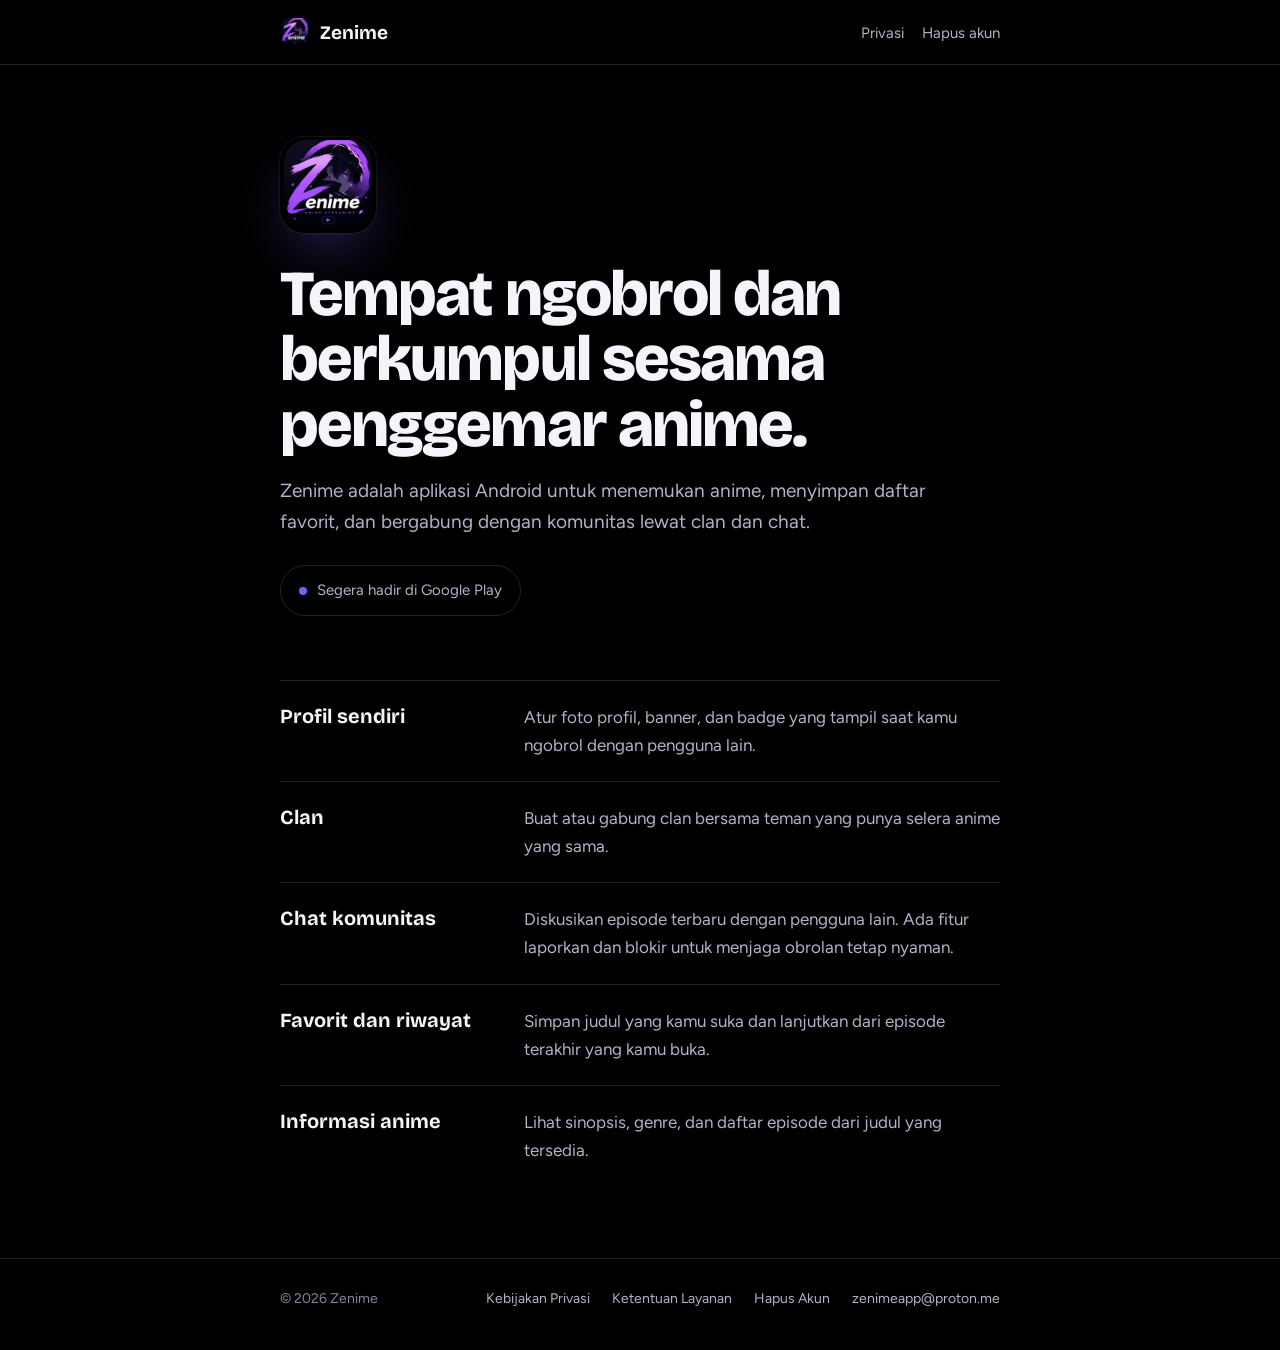
<file: index.html>
<!doctype html>
<html lang="id">
<head>
<meta charset="utf-8">
<meta name="viewport" content="width=device-width,initial-scale=1">
<title>Zenime — Aplikasi Komunitas Anime</title>
<meta name="description" content="Zenime adalah aplikasi Android untuk menemukan anime, menyimpan favorit, dan bergabung dengan komunitas lewat clan dan chat.">
<meta name="theme-color" content="#000000">
<meta property="og:title" content="Zenime — Aplikasi Komunitas Anime">
<meta property="og:description" content="Zenime adalah aplikasi Android untuk menemukan anime, menyimpan favorit, dan bergabung dengan komunitas lewat clan dan chat.">
<meta property="og:image" content="/img/zenime-icon-256.png">
<meta property="og:locale" content="id_ID">
<link rel="icon" href="/img/favicon.png">
<link rel="preconnect" href="https://fonts.googleapis.com">
<link rel="preconnect" href="https://fonts.gstatic.com" crossorigin>
<link href="https://fonts.googleapis.com/css2?family=Bricolage+Grotesque:opsz,wght@12..96,700..800&family=Figtree:wght@400;600&display=swap" rel="stylesheet">
<link rel="stylesheet" href="/style.css">
</head>
<body>
<header class="top"><div class="wrap">
  <a class="brand" href="/"><img src="/img/zenime-icon-256.png" alt="">Zenime</a>
  <nav><a href="/privacy">Privasi</a><a href="/delete">Hapus akun</a></nav>
</div></header>
<main>
<section class="hero"><div class="wrap">
  <img src="/img/zenime-icon-256.png" alt="Logo Zenime" width="96" height="96">
  <h1>Tempat ngobrol dan berkumpul sesama penggemar anime.</h1>
  <p>Zenime adalah aplikasi Android untuk menemukan anime, menyimpan daftar favorit, dan bergabung dengan komunitas lewat clan dan chat.</p>
  <div class="soon">Segera hadir di Google Play</div>
</div></section>
<section class="features"><div class="wrap">
  <div class="feature"><h2>Profil sendiri</h2><p>Atur foto profil, banner, dan badge yang tampil saat kamu ngobrol dengan pengguna lain.</p></div>
  <div class="feature"><h2>Clan</h2><p>Buat atau gabung clan bersama teman yang punya selera anime yang sama.</p></div>
  <div class="feature"><h2>Chat komunitas</h2><p>Diskusikan episode terbaru dengan pengguna lain. Ada fitur laporkan dan blokir untuk menjaga obrolan tetap nyaman.</p></div>
  <div class="feature"><h2>Favorit dan riwayat</h2><p>Simpan judul yang kamu suka dan lanjutkan dari episode terakhir yang kamu buka.</p></div>
  <div class="feature"><h2>Informasi anime</h2><p>Lihat sinopsis, genre, dan daftar episode dari judul yang tersedia.</p></div>
</div></section>
</main>
<footer class="foot"><div class="wrap">
  <span>© 2026 Zenime</span>
  <a href="/privacy">Kebijakan Privasi</a>
  <a href="/tos">Ketentuan Layanan</a>
  <a href="/delete">Hapus Akun</a>
  <a href="mailto:zenimeapp@proton.me">zenimeapp@proton.me</a>
</div></footer>
</body>
</html>
</file>
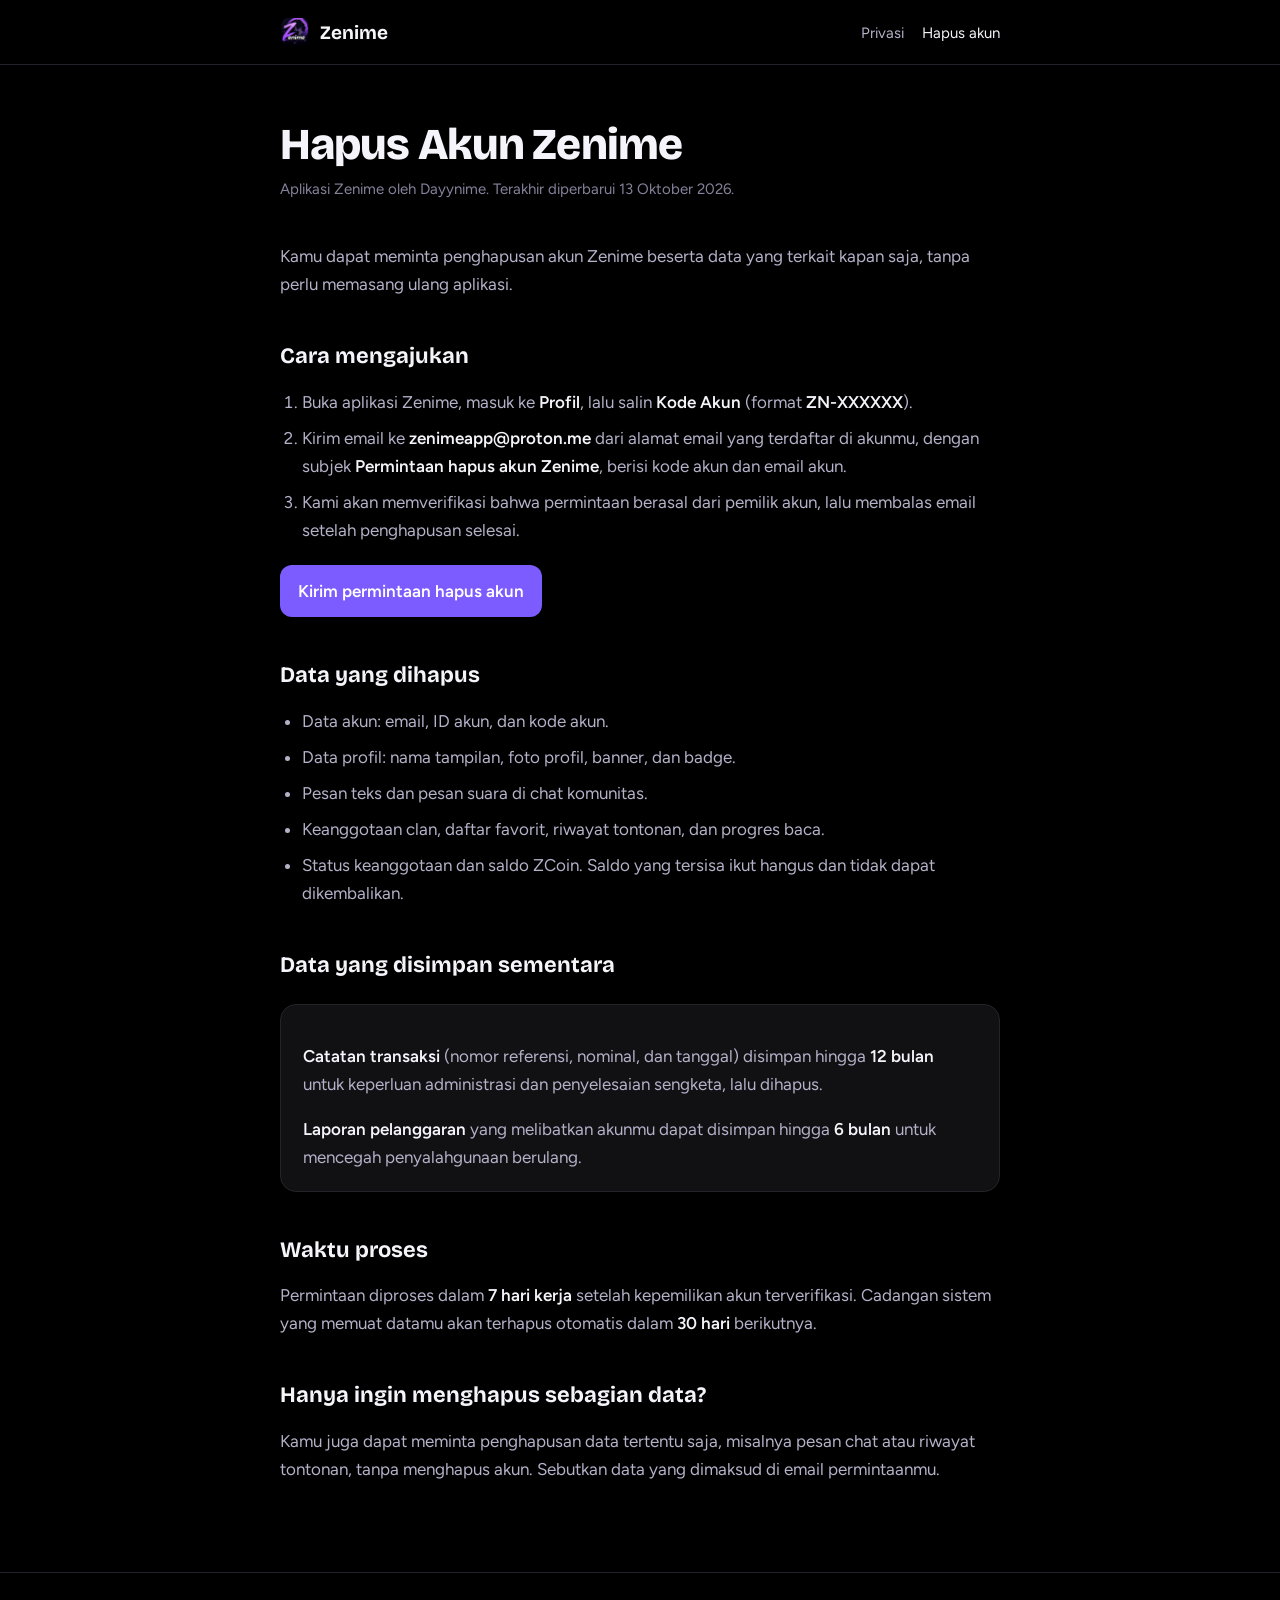
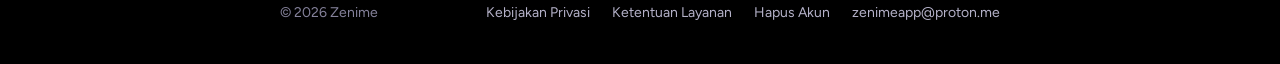
<file: delete.html>
<!doctype html>
<html lang="id">
<head>
<meta charset="utf-8">
<meta name="viewport" content="width=device-width,initial-scale=1">
<title>Hapus Akun — Zenime</title>
<meta name="description" content="Cara meminta penghapusan akun dan data aplikasi Zenime.">
<meta name="theme-color" content="#000000">
<meta property="og:title" content="Hapus Akun — Zenime">
<meta property="og:description" content="Cara meminta penghapusan akun dan data aplikasi Zenime.">
<meta property="og:image" content="/img/zenime-icon-256.png">
<meta property="og:locale" content="id_ID">
<link rel="icon" href="/img/favicon.png">
<link rel="preconnect" href="https://fonts.googleapis.com">
<link rel="preconnect" href="https://fonts.gstatic.com" crossorigin>
<link href="https://fonts.googleapis.com/css2?family=Bricolage+Grotesque:opsz,wght@12..96,700..800&family=Figtree:wght@400;600&display=swap" rel="stylesheet">
<link rel="stylesheet" href="/style.css">
</head>
<body>
<header class="top"><div class="wrap">
  <a class="brand" href="/"><img src="/img/zenime-icon-256.png" alt="">Zenime</a>
  <nav><a href="/privacy">Privasi</a><a href="/delete" aria-current="page">Hapus akun</a></nav>
</div></header>
<main>
<article class="doc"><div class="wrap">
<h1>Hapus Akun Zenime</h1>
<p class="meta">Aplikasi Zenime oleh Dayynime. Terakhir diperbarui 13 Oktober 2026.</p>

<p>Kamu dapat meminta penghapusan akun Zenime beserta data yang terkait kapan saja, tanpa perlu memasang ulang aplikasi.</p>

<h2>Cara mengajukan</h2>
<ol>
  <li>Buka aplikasi Zenime, masuk ke <strong>Profil</strong>, lalu salin <strong>Kode Akun</strong> (format <strong>ZN-XXXXXX</strong>).</li>
  <li>Kirim email ke <strong>zenimeapp@proton.me</strong> dari alamat email yang terdaftar di akunmu, dengan subjek <strong>Permintaan hapus akun Zenime</strong>, berisi kode akun dan email akun.</li>
  <li>Kami akan memverifikasi bahwa permintaan berasal dari pemilik akun, lalu membalas email setelah penghapusan selesai.</li>
</ol>
<a class="mail" href="mailto:zenimeapp@proton.me?subject=Permintaan%20hapus%20akun%20Zenime&body=Kode%20akun%3A%20ZN-%0AEmail%20akun%3A%20%0AAlasan%20(opsional)%3A%20">Kirim permintaan hapus akun</a>

<h2>Data yang dihapus</h2>
<ul>
  <li>Data akun: email, ID akun, dan kode akun.</li>
  <li>Data profil: nama tampilan, foto profil, banner, dan badge.</li>
  <li>Pesan teks dan pesan suara di chat komunitas.</li>
  <li>Keanggotaan clan, daftar favorit, riwayat tontonan, dan progres baca.</li>
  <li>Status keanggotaan dan saldo ZCoin. Saldo yang tersisa ikut hangus dan tidak dapat dikembalikan.</li>
</ul>

<h2>Data yang disimpan sementara</h2>
<div class="box">
  <p><strong>Catatan transaksi</strong> (nomor referensi, nominal, dan tanggal) disimpan hingga <strong>12 bulan</strong> untuk keperluan administrasi dan penyelesaian sengketa, lalu dihapus.</p>
  <p><strong>Laporan pelanggaran</strong> yang melibatkan akunmu dapat disimpan hingga <strong>6 bulan</strong> untuk mencegah penyalahgunaan berulang.</p>
</div>

<h2>Waktu proses</h2>
<p>Permintaan diproses dalam <strong>7 hari kerja</strong> setelah kepemilikan akun terverifikasi. Cadangan sistem yang memuat datamu akan terhapus otomatis dalam <strong>30 hari</strong> berikutnya.</p>

<h2>Hanya ingin menghapus sebagian data?</h2>
<p>Kamu juga dapat meminta penghapusan data tertentu saja, misalnya pesan chat atau riwayat tontonan, tanpa menghapus akun. Sebutkan data yang dimaksud di email permintaanmu.</p>
</div></article>
</main>
<footer class="foot"><div class="wrap">
  <span>© 2026 Zenime</span>
  <a href="/privacy">Kebijakan Privasi</a>
  <a href="/tos">Ketentuan Layanan</a>
  <a href="/delete">Hapus Akun</a>
  <a href="mailto:zenimeapp@proton.me">zenimeapp@proton.me</a>
</div></footer>
</body>
</html>
</file>
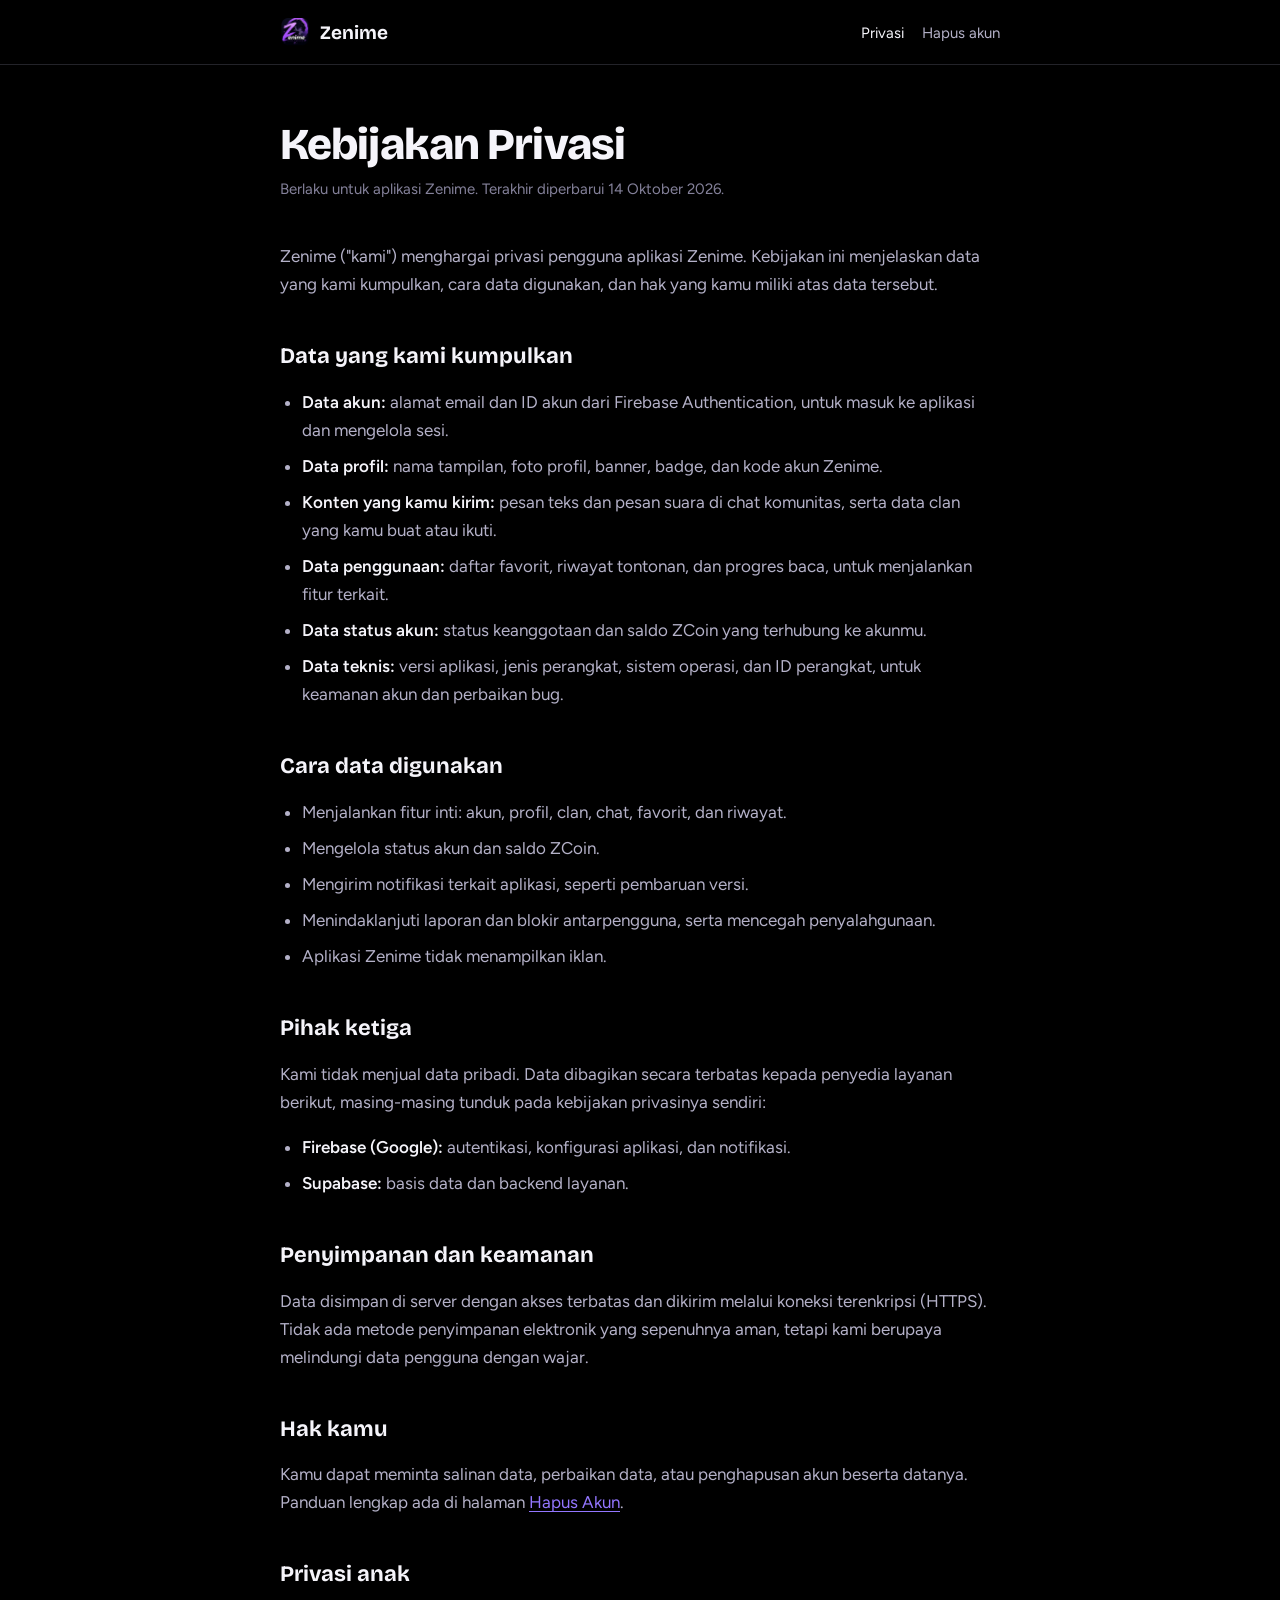
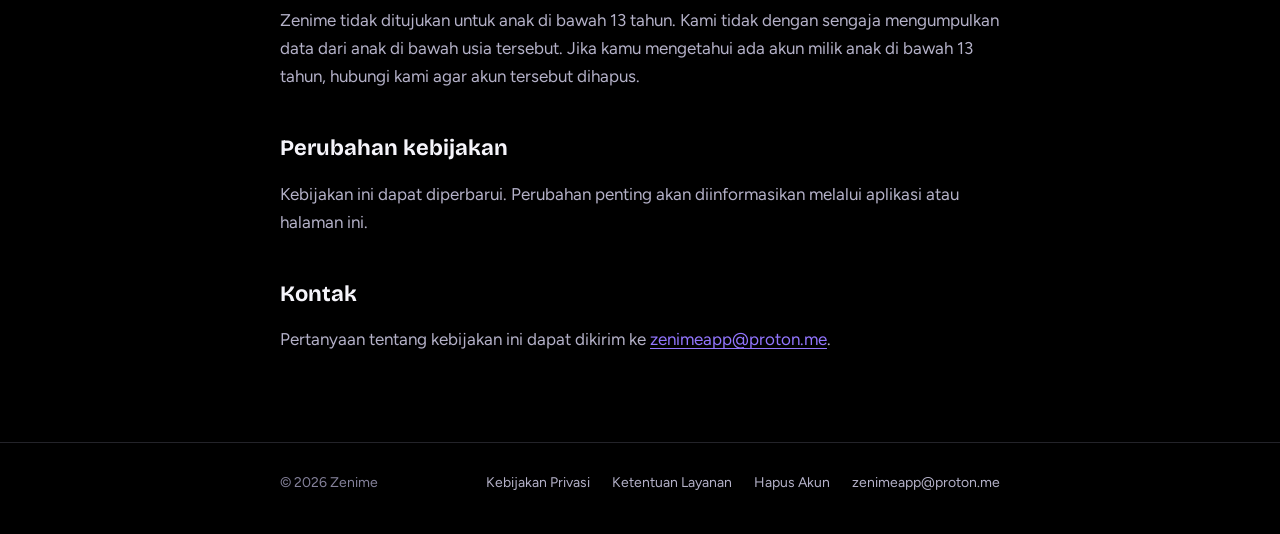
<file: privacy.html>
<!doctype html>
<html lang="id">
<head>
<meta charset="utf-8">
<meta name="viewport" content="width=device-width,initial-scale=1">
<title>Kebijakan Privasi — Zenime</title>
<meta name="description" content="Kebijakan privasi aplikasi Zenime: data yang dikumpulkan, cara penggunaan, dan hak pengguna.">
<meta name="theme-color" content="#000000">
<meta property="og:title" content="Kebijakan Privasi — Zenime">
<meta property="og:description" content="Kebijakan privasi aplikasi Zenime: data yang dikumpulkan, cara penggunaan, dan hak pengguna.">
<meta property="og:image" content="/img/zenime-icon-256.png">
<meta property="og:locale" content="id_ID">
<link rel="icon" href="/img/favicon.png">
<link rel="preconnect" href="https://fonts.googleapis.com">
<link rel="preconnect" href="https://fonts.gstatic.com" crossorigin>
<link href="https://fonts.googleapis.com/css2?family=Bricolage+Grotesque:opsz,wght@12..96,700..800&family=Figtree:wght@400;600&display=swap" rel="stylesheet">
<link rel="stylesheet" href="/style.css">
</head>
<body>
<header class="top"><div class="wrap">
  <a class="brand" href="/"><img src="/img/zenime-icon-256.png" alt="">Zenime</a>
  <nav><a href="/privacy" aria-current="page">Privasi</a><a href="/delete">Hapus akun</a></nav>
</div></header>
<main>
<article class="doc"><div class="wrap">
<h1>Kebijakan Privasi</h1>
<p class="meta">Berlaku untuk aplikasi Zenime. Terakhir diperbarui 14 Oktober 2026.</p>

<p>Zenime ("kami") menghargai privasi pengguna aplikasi Zenime. Kebijakan ini menjelaskan data yang kami kumpulkan, cara data digunakan, dan hak yang kamu miliki atas data tersebut.</p>

<h2>Data yang kami kumpulkan</h2>
<ul>
  <li><strong>Data akun:</strong> alamat email dan ID akun dari Firebase Authentication, untuk masuk ke aplikasi dan mengelola sesi.</li>
  <li><strong>Data profil:</strong> nama tampilan, foto profil, banner, badge, dan kode akun Zenime.</li>
  <li><strong>Konten yang kamu kirim:</strong> pesan teks dan pesan suara di chat komunitas, serta data clan yang kamu buat atau ikuti.</li>
  <li><strong>Data penggunaan:</strong> daftar favorit, riwayat tontonan, dan progres baca, untuk menjalankan fitur terkait.</li>
  <li><strong>Data status akun:</strong> status keanggotaan dan saldo ZCoin yang terhubung ke akunmu.</li>
  <li><strong>Data teknis:</strong> versi aplikasi, jenis perangkat, sistem operasi, dan ID perangkat, untuk keamanan akun dan perbaikan bug.</li>
</ul>

<h2>Cara data digunakan</h2>
<ul>
  <li>Menjalankan fitur inti: akun, profil, clan, chat, favorit, dan riwayat.</li>
  <li>Mengelola status akun dan saldo ZCoin.</li>
  <li>Mengirim notifikasi terkait aplikasi, seperti pembaruan versi.</li>
  <li>Menindaklanjuti laporan dan blokir antarpengguna, serta mencegah penyalahgunaan.</li>
  <li>Aplikasi Zenime tidak menampilkan iklan.</li>
</ul>

<h2>Pihak ketiga</h2>
<p>Kami tidak menjual data pribadi. Data dibagikan secara terbatas kepada penyedia layanan berikut, masing-masing tunduk pada kebijakan privasinya sendiri:</p>
<ul>
  <li><strong>Firebase (Google):</strong> autentikasi, konfigurasi aplikasi, dan notifikasi.</li>
  <li><strong>Supabase:</strong> basis data dan backend layanan.</li>
</ul>

<h2>Penyimpanan dan keamanan</h2>
<p>Data disimpan di server dengan akses terbatas dan dikirim melalui koneksi terenkripsi (HTTPS). Tidak ada metode penyimpanan elektronik yang sepenuhnya aman, tetapi kami berupaya melindungi data pengguna dengan wajar.</p>

<h2>Hak kamu</h2>
<p>Kamu dapat meminta salinan data, perbaikan data, atau penghapusan akun beserta datanya. Panduan lengkap ada di halaman <a href="/delete">Hapus Akun</a>.</p>

<h2>Privasi anak</h2>
<p>Zenime tidak ditujukan untuk anak di bawah 13 tahun. Kami tidak dengan sengaja mengumpulkan data dari anak di bawah usia tersebut. Jika kamu mengetahui ada akun milik anak di bawah 13 tahun, hubungi kami agar akun tersebut dihapus.</p>

<h2>Perubahan kebijakan</h2>
<p>Kebijakan ini dapat diperbarui. Perubahan penting akan diinformasikan melalui aplikasi atau halaman ini.</p>

<h2>Kontak</h2>
<p>Pertanyaan tentang kebijakan ini dapat dikirim ke <a href="mailto:zenimeapp@proton.me">zenimeapp@proton.me</a>.</p>
</div></article>
</main>
<footer class="foot"><div class="wrap">
  <span>© 2026 Zenime</span>
  <a href="/privacy">Kebijakan Privasi</a>
  <a href="/tos">Ketentuan Layanan</a>
  <a href="/delete">Hapus Akun</a>
  <a href="mailto:zenimeapp@proton.me">zenimeapp@proton.me</a>
</div></footer>
</body>
</html>
</file>
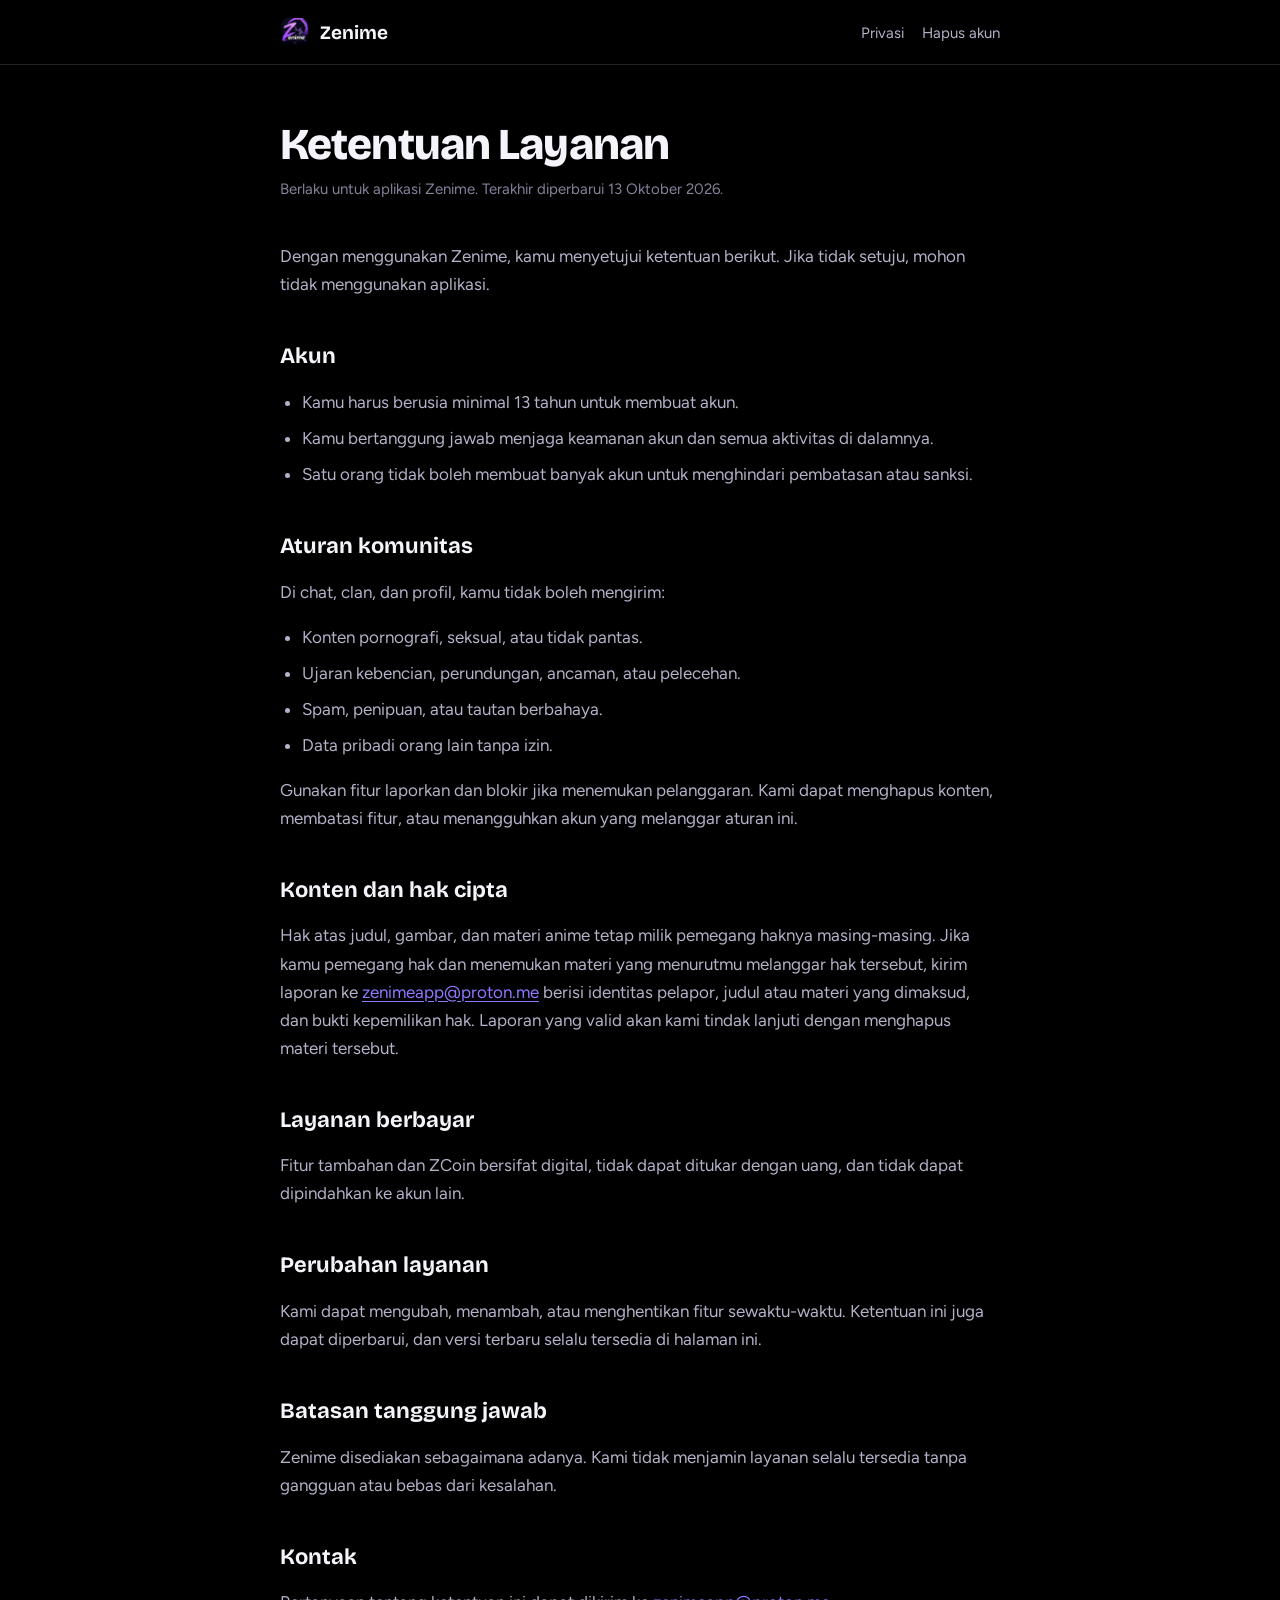
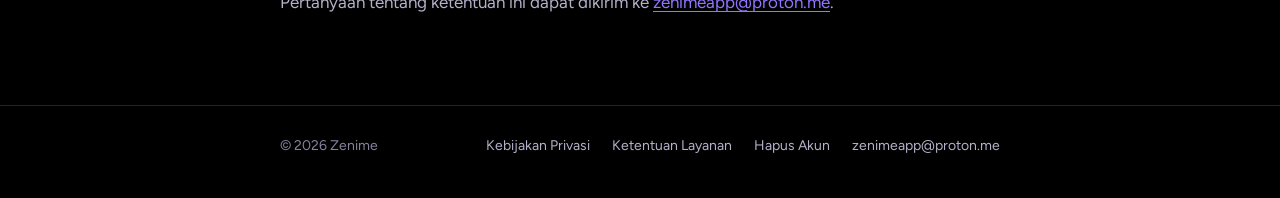
<file: tos.html>
<!doctype html>
<html lang="id">
<head>
<meta charset="utf-8">
<meta name="viewport" content="width=device-width,initial-scale=1">
<title>Ketentuan Layanan — Zenime</title>
<meta name="description" content="Ketentuan layanan dan aturan komunitas aplikasi Zenime.">
<meta name="theme-color" content="#000000">
<meta property="og:title" content="Ketentuan Layanan — Zenime">
<meta property="og:description" content="Ketentuan layanan dan aturan komunitas aplikasi Zenime.">
<meta property="og:image" content="/img/zenime-icon-256.png">
<meta property="og:locale" content="id_ID">
<link rel="icon" href="/img/favicon.png">
<link rel="preconnect" href="https://fonts.googleapis.com">
<link rel="preconnect" href="https://fonts.gstatic.com" crossorigin>
<link href="https://fonts.googleapis.com/css2?family=Bricolage+Grotesque:opsz,wght@12..96,700..800&family=Figtree:wght@400;600&display=swap" rel="stylesheet">
<link rel="stylesheet" href="/style.css">
</head>
<body>
<header class="top"><div class="wrap">
  <a class="brand" href="/"><img src="/img/zenime-icon-256.png" alt="">Zenime</a>
  <nav><a href="/privacy">Privasi</a><a href="/delete">Hapus akun</a></nav>
</div></header>
<main>
<article class="doc"><div class="wrap">
<h1>Ketentuan Layanan</h1>
<p class="meta">Berlaku untuk aplikasi Zenime. Terakhir diperbarui 13 Oktober 2026.</p>

<p>Dengan menggunakan Zenime, kamu menyetujui ketentuan berikut. Jika tidak setuju, mohon tidak menggunakan aplikasi.</p>

<h2>Akun</h2>
<ul>
  <li>Kamu harus berusia minimal 13 tahun untuk membuat akun.</li>
  <li>Kamu bertanggung jawab menjaga keamanan akun dan semua aktivitas di dalamnya.</li>
  <li>Satu orang tidak boleh membuat banyak akun untuk menghindari pembatasan atau sanksi.</li>
</ul>

<h2>Aturan komunitas</h2>
<p>Di chat, clan, dan profil, kamu tidak boleh mengirim:</p>
<ul>
  <li>Konten pornografi, seksual, atau tidak pantas.</li>
  <li>Ujaran kebencian, perundungan, ancaman, atau pelecehan.</li>
  <li>Spam, penipuan, atau tautan berbahaya.</li>
  <li>Data pribadi orang lain tanpa izin.</li>
</ul>
<p>Gunakan fitur laporkan dan blokir jika menemukan pelanggaran. Kami dapat menghapus konten, membatasi fitur, atau menangguhkan akun yang melanggar aturan ini.</p>

<h2>Konten dan hak cipta</h2>
<p>Hak atas judul, gambar, dan materi anime tetap milik pemegang haknya masing-masing. Jika kamu pemegang hak dan menemukan materi yang menurutmu melanggar hak tersebut, kirim laporan ke <a href="mailto:zenimeapp@proton.me">zenimeapp@proton.me</a> berisi identitas pelapor, judul atau materi yang dimaksud, dan bukti kepemilikan hak. Laporan yang valid akan kami tindak lanjuti dengan menghapus materi tersebut.</p>

<h2>Layanan berbayar</h2>
<p>Fitur tambahan dan ZCoin bersifat digital, tidak dapat ditukar dengan uang, dan tidak dapat dipindahkan ke akun lain.</p>

<h2>Perubahan layanan</h2>
<p>Kami dapat mengubah, menambah, atau menghentikan fitur sewaktu-waktu. Ketentuan ini juga dapat diperbarui, dan versi terbaru selalu tersedia di halaman ini.</p>

<h2>Batasan tanggung jawab</h2>
<p>Zenime disediakan sebagaimana adanya. Kami tidak menjamin layanan selalu tersedia tanpa gangguan atau bebas dari kesalahan.</p>

<h2>Kontak</h2>
<p>Pertanyaan tentang ketentuan ini dapat dikirim ke <a href="mailto:zenimeapp@proton.me">zenimeapp@proton.me</a>.</p>
</div></article>
</main>
<footer class="foot"><div class="wrap">
  <span>© 2026 Zenime</span>
  <a href="/privacy">Kebijakan Privasi</a>
  <a href="/tos">Ketentuan Layanan</a>
  <a href="/delete">Hapus Akun</a>
  <a href="mailto:zenimeapp@proton.me">zenimeapp@proton.me</a>
</div></footer>
</body>
</html>
</file>
<file: style.css>
:root {
  --bg: #000000;
  --surface: #111114;
  --line: #232329;
  --violet: #7c5cff;
  --violet-hi: #9376ff;
  --text: #f5f4fa;
  --text-2: #b4b1c8;
  --text-3: #84819a;
  --display: 'Bricolage Grotesque', system-ui, sans-serif;
  --body: 'Figtree', system-ui, -apple-system, 'Segoe UI', Roboto, sans-serif;
  color-scheme: dark;
}
* { box-sizing: border-box; }
html { -webkit-text-size-adjust: 100%; }
body {
  margin: 0; background: var(--bg); color: var(--text);
  font: 400 17px/1.65 var(--body);
}
a { color: var(--violet-hi); text-underline-offset: 3px; }
a:focus-visible, button:focus-visible { outline: 3px solid var(--violet); outline-offset: 3px; border-radius: 6px; }
.wrap { width: min(100% - 40px, 720px); margin-inline: auto; }

/* Header */
.top { border-bottom: 1px solid var(--line); }
.top .wrap { display: flex; align-items: center; justify-content: space-between; height: 64px; }
.brand { display: flex; align-items: center; gap: 10px; color: var(--text); text-decoration: none; font: 700 19px var(--display); }
.brand img { width: 30px; height: 30px; border-radius: 8px; }
.top nav a { color: var(--text-2); text-decoration: none; font-size: 15px; margin-left: 18px; }
.top nav a:hover, .top nav a[aria-current] { color: var(--text); }

/* Hero */
.hero { padding: 72px 0 56px; }
.hero img { width: 96px; height: 96px; border-radius: 24px; display: block; margin-bottom: 28px;
  box-shadow: 0 0 0 1px rgba(255,255,255,.06), 0 24px 60px -20px rgba(124,92,255,.55); }
.hero h1 { font: 800 clamp(40px, 9vw, 64px)/1.02 var(--display); letter-spacing: -0.03em; margin: 0 0 18px; }
.hero p { color: var(--text-2); font-size: 19px; margin: 0 0 28px; max-width: 34em; }
.soon { display: inline-flex; align-items: center; gap: 10px; padding: 12px 18px; border: 1px solid var(--line);
  border-radius: 999px; color: var(--text-2); font-size: 15px; }
.soon::before { content: ""; width: 8px; height: 8px; border-radius: 50%; background: var(--violet); }

/* Fitur */
.features { padding: 8px 0 72px; display: grid; gap: 0; }
.feature { display: grid; grid-template-columns: 1fr; gap: 4px; padding: 22px 0; border-top: 1px solid var(--line); }
.feature h2 { font: 700 20px/1.3 var(--display); margin: 0; }
.feature p { margin: 0; color: var(--text-2); }
@media (min-width: 640px) {
  .feature { grid-template-columns: 220px 1fr; gap: 24px; }
}

/* Dokumen */
.doc { padding: 56px 0 72px; }
.doc h1 { font: 800 clamp(32px, 7vw, 44px)/1.1 var(--display); letter-spacing: -0.02em; margin: 0 0 8px; }
.doc .meta { color: var(--text-3); margin: 0 0 40px; font-size: 15px; }
.doc h2 { font: 700 22px/1.3 var(--display); margin: 44px 0 12px; }
.doc p, .doc li { color: var(--text-2); }
.doc strong { color: var(--text); font-weight: 600; }
.doc ul, .doc ol { padding-left: 22px; }
.doc li { margin-bottom: 8px; }
.box { background: var(--surface); border: 1px solid var(--line); border-radius: 16px; padding: 20px 22px; margin: 24px 0; }
.box p:last-child { margin-bottom: 0; }
.mail { display: inline-block; margin-top: 4px; padding: 12px 18px; background: var(--violet); color: #fff;
  border-radius: 12px; font-weight: 600; text-decoration: none; }
.mail:hover { background: var(--violet-hi); }

/* Footer */
.foot { border-top: 1px solid var(--line); padding: 28px 0 40px; color: var(--text-3); font-size: 14px; }
.foot .wrap { display: flex; flex-wrap: wrap; gap: 12px 22px; align-items: center; }
.foot a { color: var(--text-2); text-decoration: none; }
.foot a:hover { color: var(--text); }
.foot span { margin-right: auto; }
</file>
